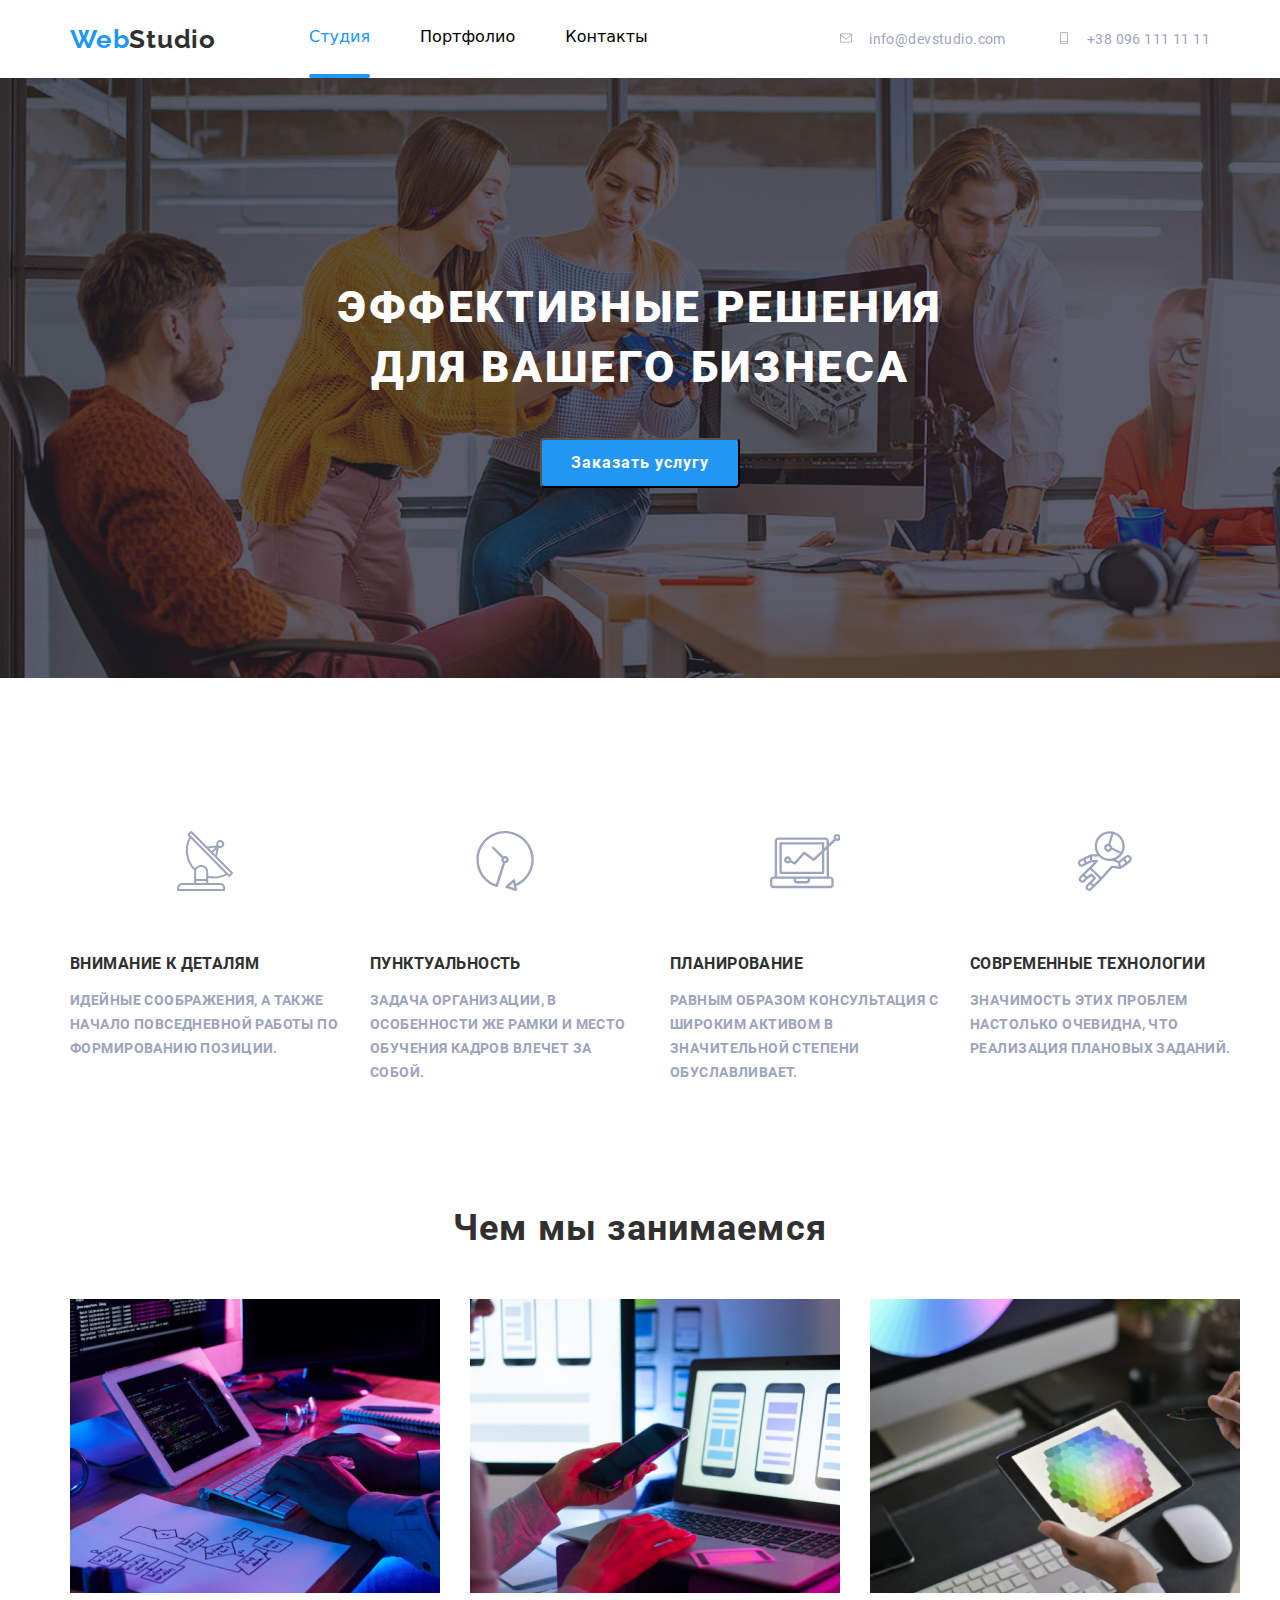
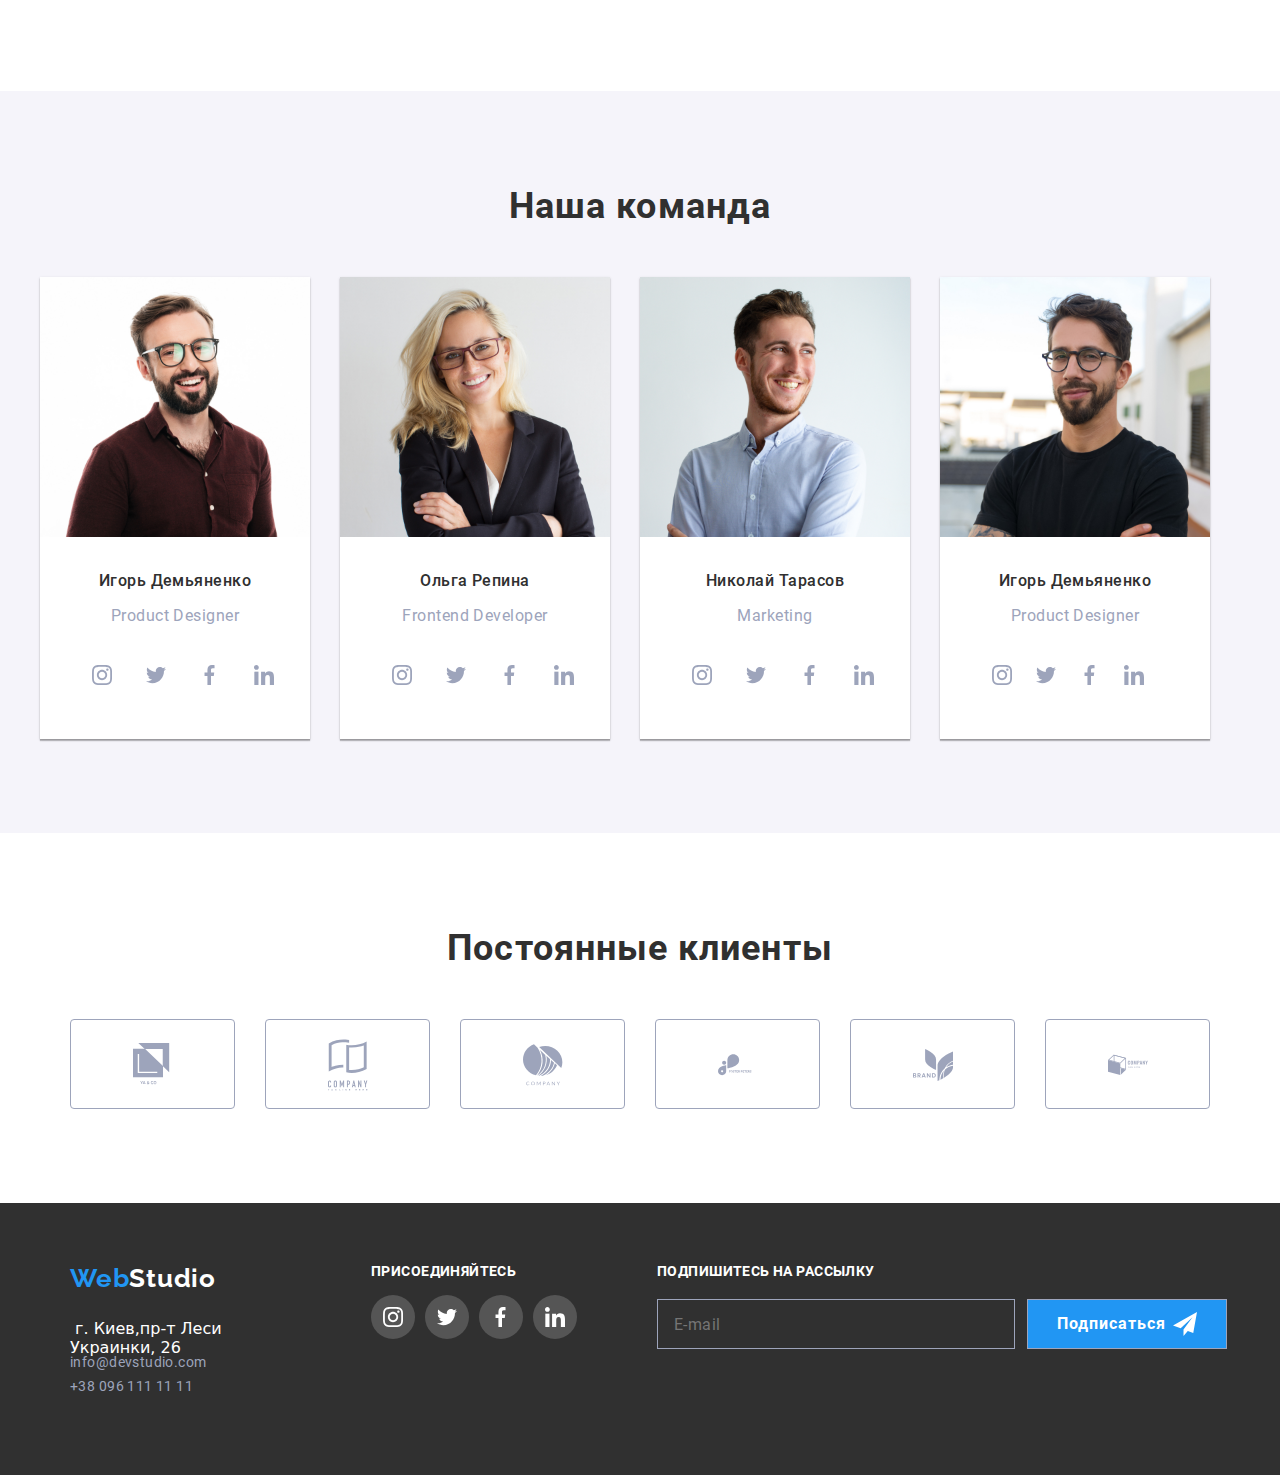
<file: index.html>
<!DOCTYPE html>
<html lang="en">
<head>
    <meta charset="UTF-8" />
    <meta name="viewport" content="width=, initial-scale=1.0" />
    <title>WebStudio</title>
    <link href="https://fonts.googleapis.com/css2?family=Roboto:wght@400;500;700&display=swap" rel="stylesheet">
    <link rel="stylesheet" href="https://cdnjs.cloudflare.com/ajax/libs/modern-normalize/1.0.0/modern-normalize.min.css">
    <link rel="stylesheet" href="./css/styles.css">
</head>

<body>
    <header class="header container">
        <div class=" header-container">
        <nav class="navigation" >
            <a class="logo" href="index.html" ><span class="logo-web">Web</span>Studio</a>
            
            <ul class="menu">
                <li class="menu-item menu-logo active-page" ><a href="" class="active ">Студия</a></li>
                <li class="menu-item"><a href="index_portfolio.html"
                     class="link">Портфолио</a></li>
                <li class="menu-item"><a href="" class="link">Контакты</a></li>
            </ul>
            </nav>
            
            <ul class="menu ">
                <li class="menu-item " > <svg class="mail-tel-svg">
                    <use href="./images/icons/sprite.svg#mail"></use>
                </svg>
                <a href="mailto:info@devstudio.com" class="mail">info@devstudio.com</a></li>
                <li class="menu-item"> <svg class="mail-tel-svg">
                    <use href="./images/icons/sprite.svg#tel"></use>
                </svg>
                 <a href="tel:+380961111111" class="tel">+38 096 111 11 11</a></li>
            </ul>
        </div>
        
    </header>
    
    <main>
        <section class="section-hero" >   
            <h1 class="hero" >Эффективные решения  для вашего бизнеса</h1> 
            <div>
                <button class="button-hero" data-modal-open>Заказать услугу</button>
            </div>

            <div class="backdrop is-hidden " data-modal>
                <div class="modal">
                   <h2 class="heading-modal">Оставьте свои данные, мы вам перезвоним</h2>
                   <form class="forms" action="">

<div class="form-fild">
                       <label  for="name">имя</label>
                       <input class="form-item form-item-text" type="text" name="name" id="name">
                    <svg class="modal-logo-svg">
                        <use href="./images/modal/sprite.svg#name"></use>
                    </svg>
</div>
<div class="form-fild">
                       <label  for="tel">телефон</label>
                       <input class="form-item form-item-text" type="tel" name="tel" id="tel">
                    <svg class="modal-logo-svg">
                        <use href="./images/modal/sprite.svg#tel"></use>
                    </svg>
</div>
<div class="form-fild">
                       <label for="email">почта</label>
                       <input class="form-item form-item-text" type="email" name="email" id="email">
                    <svg class="modal-logo-svg">
                        <use href="./images/modal/sprite.svg#mail"></use>
                    </svg>
</div>
<div class="form-fild">
                        <label  for="comment">Комментарий</label>
                        <textarea class="form-item form-item-text" name="comment" id="comment" cols="30" rows="10" placeholder="Введите текст"></textarea>
</div>
<div class="policy"> 
                        <input type="checkbox" id="policy">
                        <label for="policy">Соглашаюсь с рассылкой и принимаю <span class="contract">Условия договора</span> </label>
</div>
<div>
                        <button class="button-submit" type="submit">Отправить</button>   
</div>
                   </form>
                    <button class="button-close" data-modal-close>
                    <svg class="button-close-svg">
                        <use href="./images/button/sprite.svg#close"></use>
                    </svg>
                    </button>
                    
                </div>
            </div>
            
        </section>
    
        <section class="list">
            <div class="container">
            <h2 hidden >Положительные качества для ведения бизнеса</h2>
            
            <ul class="list-content ">
                <li>
                    <ul class="vector-logo">
                        <li class="vector-logo-item">
                        <svg class="vector-logo-svg">
                            <use href="./images/logo/sprite.svg#vector"></use>
                        </svg>
                        </li>
                    </ul>
                    <h3  class="list-item">Внимание к деталям</h3>
                    <p  class="text text-item">
                        Идейные соображения, а также начало повседневной работы по
                        формированию позиции.
                    </p>
                </li>
                <li>
                    <ul class="vector-logo">
                        <li class="vector-logo-item">
                            <svg class="vector-logo-svg">
                                <use href="./images/logo/sprite.svg#vector1"></use>
                            </svg>
                        </li>
                    </ul>
                    <h3 class="list-item" >Пунктуальность</h3>
                    <p class="text text-item">
                        Задача организации, в особенности же рамки и место обучения кадров
                        влечет за собой.
                    </p>
                </li>                
                <li>
                    <ul class="vector-logo">
                        <li class="vector-logo-item">
                            <svg class="vector-logo-svg">
                                <use href="./images/logo/sprite.svg#vector2"></use>
                            </svg>
                        </li>
                    </ul>
                    <h3 class="list-item" >Планирование</h3>
                    <p class="text text-item">
                        Равным образом консультация с широким активом в значительной
                        степени обуславливает.
                    </p>
                </li>
                <li>
                    <ul class="vector-logo">
                        <li class="vector-logo-item">
                            <svg class="vector-logo-svg">
                                <use href="./images/logo/sprite.svg#vector3"></use>
                            </svg>
                        </li>
                    </ul>
                    <h3  class="list-item">Современные технологии</h3>
                    <p class="text text-item" >
                        Значимость этих проблем настолько очевидна, что реализация
                        плановых заданий.
                    </p>
                </li>
            </ul>
            </div>
        </section>
        <section  >
            <div class="container">
            <h3 class="section-work" >Чем мы занимаемся</h3>
            </div>
            <div class="container">
            <ul class="img-content">
                <li class="img-item img-img ">
                    <img src="./images/img.jpg" alt="рабочий стол" width="370" height="294" />
                </li>
                <li class="img-item  img-img">
                    <img src="./images/img1.jpg" alt="ноутбук" width="370" height="294" />
                </li>
                <li class="img-item  img-img">
                    <img src="./images/img2.jpg" alt="планшет" width="370" height="294" />
                </li>
            </ul>
            </div>
        </section>
        <section class="job">
            <div class="container">
                <div class="our">
            <h2 class="section-job"  >Наша команда</h2>
            </div>
            <ul class="team">
                <li class="team-item">
                    <img src="./images/card1.jpg" alt="Игорь Демьяненко" width="270" height="260" /><br />
                    <h3 class="our-team">Игорь Демьяненко</h3>
                    <p class="position">Product Designer</p>
                <ul  class="social-icons">
                    <li class="social-icons-item" ><a class="social-icons-link"  href="https://www.instagram.com/" target="_blank" rel="noopener noreferer"  aria-label="Instagram"  >
                    <svg class="social-icons-svg">
                        <use href="./images/icons/sprite.svg#instagram"></use>
                    </svg>
                    </a></li>
                    <li class="social-icons-item" ><a class="social-icons-link"  href="https://twitter.com/?lang=ua" target="_blank" rel="noopener noreferer"  aria-label="Twitter">
                    <svg class="social-icons-svg">
                        <use href="./images/icons/sprite.svg#twitter"></use>
                    </svg>
                    </a></li>
                    <li class="social-icons-item" ><a class="social-icons-link"  href="https://uk-ua.facebook.com/" target="_blank" rel="noopener noreferer"  aria-label="Facebook">
                    <svg class="social-icons-svg">
                        <use href="./images/icons/sprite.svg#facebook"></use>
                    </svg>
                    </a></li>
                    <li class="social-icons-item" ><a class="social-icons-link"  href="https://www.linkedin.com/login/ua" target="_blank" rel="noopener noreferer"  aria-label="Linkedin">
                    <svg class="social-icons-svg">
                        <use href="./images/icons/sprite.svg#linkedin"></use>
                    </svg>
                    </a></li>
                </ul>
                </li>
                <li class="team-item">
                    <img src="./images/card2.jpg" alt="Ольга Репина" width="270" height="260" /><br />
                    <h3 class="our-team" >Ольга Репина</h3>
                    <p class="position">Frontend Developer</p>
                    <ul class="social-icons">
                        <li class="social-icons-item"><a class="social-icons-link" href="https://www.instagram.com/" target="_blank"
                                rel="noopener noreferer" aria-label="Instagram">
                                <svg class="social-icons-svg">
                                    <use href="./images/icons/sprite.svg#instagram"></use>
                                </svg>
                            </a></li>
                        <li class="social-icons-item"><a class="social-icons-link" href="https://twitter.com/?lang=ua" target="_blank"
                                rel="noopener noreferer" aria-label="Twitter">
                                <svg class="social-icons-svg">
                                    <use href="./images/icons/sprite.svg#twitter"></use>
                                </svg>
                            </a></li>
                        <li class="social-icons-item"><a class="social-icons-link" href="https://uk-ua.facebook.com/" target="_blank"
                                rel="noopener noreferer" aria-label="Facebook">
                                <svg class="social-icons-svg">
                                    <use href="./images/icons/sprite.svg#facebook"></use>
                                </svg>
                            </a></li>
                        <li class="social-icons-item"><a class="social-icons-link" href="https://www.linkedin.com/login/ua" target="_blank"
                                rel="noopener noreferer" aria-label="Linkedin">
                                <svg class="social-icons-svg">
                                    <use href="./images/icons/sprite.svg#linkedin"></use>
                                </svg>
                            </a></li>
                    </ul>
                    
                </li>
                <li class="team-item">
                    <img src="./images/card3.jpg" alt="Николай Тарасов" width="270" height="260" /><br />
                    <h3 class="our-team" >Николай Тарасов</h3>
                    <p class="position ">Marketing</p>
                    <ul class="social-icons">
                        <li class="social-icons-item"><a class="social-icons-link" href="https://www.instagram.com/" target="_blank"
                                rel="noopener noreferer" aria-label="Instagram">
                                <svg class="social-icons-svg">
                                    <use href="./images/icons/sprite.svg#instagram"></use>
                                </svg>
                            </a></li>
                        <li class="social-icons-item"><a class="social-icons-link" href="https://twitter.com/?lang=ua" target="_blank"
                                rel="noopener noreferer" aria-label="Twitter">
                                <svg class="social-icons-svg">
                                    <use href="./images/icons/sprite.svg#twitter"></use>
                                </svg>
                            </a></li>
                        <li class="social-icons-item"><a class="social-icons-link" href="https://uk-ua.facebook.com/" target="_blank"
                                rel="noopener noreferer" aria-label="Facebook">
                                <svg class="social-icons-svg">
                                    <use href="./images/icons/sprite.svg#facebook"></use>
                                </svg>
                            </a></li>
                        <li class="social-icons-item"><a class="social-icons-link" href="https://www.linkedin.com/login/ua" target="_blank"
                                rel="noopener noreferer" aria-label="Linkedin">
                                <svg class="social-icons-svg">
                                    <use href="./images/icons/sprite.svg#linkedin"></use>
                                </svg>
                            </a></li>
                    </ul>
                </li>
                <li class="team-item">
                    <img src="./images/card4.jpg" alt="Игорь Демьяненко" width="270" height="260" />
                    <br />
                    <h3 class="our-team" >Игорь Демьяненко</h3>
                    <p class="position">Product Designer</p>
                    <ul class="social-icons">
                        <li><a class="social-icons-link" href="https://www.instagram.com/" target="_blank"
                                rel="noopener noreferer" aria-label="Instagram">
                                <svg class="social-icons-svg">
                                    <use href="./images/icons/sprite.svg#instagram"></use>
                                </svg>
                            </a></li>
                        <li><a class="social-icons-link" href="https://twitter.com/?lang=ua" target="_blank"
                                rel="noopener noreferer" aria-label="Twitter">
                                <svg class="social-icons-svg">
                                    <use href="./images/icons/sprite.svg#twitter"></use>
                                </svg>
                            </a></li>
                        <li><a class="social-icons-link" href="https://uk-ua.facebook.com/" target="_blank"
                                rel="noopener noreferer" aria-label="Facebook">
                                <svg class="social-icons-svg">
                                    <use href="./images/icons/sprite.svg#facebook"></use>
                                </svg>
                            </a></li>
                        <li><a class="social-icons-link" href="https://www.linkedin.com/login/ua" target="_blank"
                                rel="noopener noreferer" aria-label="Linkedin">
                                <svg class="social-icons-svg">
                                    <use href="./images/icons/sprite.svg#linkedin"></use>
                                </svg>
                            </a></li>
                    </ul>
                </li>
            </ul>
            </div>
        </section>
        <section>
            <div class="container">
                <h3 class="clients">
                    Постоянные клиенты
                </h3>
            </div>
         </section>

        <section>
          <div class="container test"> 
            
            <li class="clients-item"><a class="clients-item-link" href="#" target="_blank"
                    rel="noopener noreferer" aria-label="#">
                    <svg class="clients-icons-svg">
                        <use href="./images/logo/sprite.svg#logo1"></use>
                    </svg>
                </a></li>
            <li class="clients-item"><a class="clients-item-link" href="#" target="_blank"
                    rel="noopener noreferer" aria-label="#">
                    <svg class="clients-icons-svg">
                        <use href="./images/logo/sprite.svg#logo2"></use>
                    </svg>
                </a></li>
            <li class="clients-item"><a class="clients-item-link" href="#" target="_blank"
                    rel="noopener noreferer" aria-label="#">
                    <svg class="clients-icons-svg">
                        <use href="./images/logo/sprite.svg#logo3"></use>
                    </svg>
                </a></li>
            <li class="clients-item"><a class="clients-item-link" href="#" target="_blank"
                    rel="noopener noreferer" aria-label="#">
                    <svg class="clients-icons-svg">
                        <use href="./images/logo/sprite.svg#logo4"></use>
                    </svg>
                </a></li>
            <li class="clients-item"><a class="clients-item-link" href="#" target="_blank"
                    rel="noopener noreferer" aria-label="#">
                    <svg class="clients-icons-svg">
                        <use href="./images/logo/sprite.svg#logo5"></use>
                    </svg>
                </a></li>
            <li class="clients-item"><a class="clients-item-link" href="#" target="_blank"
                    rel="noopener noreferer" aria-label="#">
                    <svg class="clients-icons-svg">
                        <use href="./images/logo/sprite.svg#logo6"></use>
                    </svg>
                </a></li>
            
          </div>
        </section>

    </main>
    <footer class="footer ">
        <div class="block-test container">
        <div class="block">
        <a class="logo" href="index.html"><span class="logo-web ">Web</span>Studio</a>
        
            <ul class="address" >
                <li>
                
                    <a class="map address-map link" href="https://goo.gl/maps/XinnHZAmT8YxiQ3q6" target="_blank" rel="noopener noreferer" ></a>
                    <a href="https://goo.gl/maps/XinnHZAmT8YxiQ3q6" target="_blank" rel="noopener noreferer" class="link" >г. Киев,пр-т Леси Украинки, 26</a>
                        
                </li>
            </ul>
            <ul class="connection">
                <li><a href="mailto:info@devstudio.com" class="mail" >info@devstudio.com</a></li>
                <li><a href="tel:+380961111111" class="tel" >+38 096 111 11 11</a></li>
            </ul>
        </div>
                <div class="address-content block">
                    <h3 class="address-social">присоединяйтесь</h3>
                
                
                    <ul class="address-social-icons">
                        <li><a class="address-social-icons-link" href="https://www.instagram.com/" target="_blank" rel="noopener noreferer"
                                aria-label="Instagram">
                                <svg class="address-social-icons-svg">
                                    <use href="./images/icons/sprite.svg#instagram"></use>
                                </svg>
                            </a></li>
                        <li><a class="address-social-icons-link" href="https://twitter.com/?lang=ua" target="_blank" rel="noopener noreferer"
                                aria-label="Twitter">
                                <svg class="address-social-icons-svg">
                                    <use href="./images/icons/sprite.svg#twitter"></use>
                                </svg>
                            </a></li>
                        <li><a class="address-social-icons-link" href="https://uk-ua.facebook.com/" target="_blank" rel="noopener noreferer"
                                aria-label="Facebook">
                                <svg class="address-social-icons-svg">
                                    <use href="./images/icons/sprite.svg#facebook"></use>
                                </svg>
                            </a></li>
                        <li><a class="address-social-icons-link" href="https://www.linkedin.com/login/ua" target="_blank" rel="noopener noreferer"
                                aria-label="Linkedin">
                                <svg class="address-social-icons-svg">
                                    <use href="./images/icons/sprite.svg#linkedin"></use>
                                </svg>
                            </a></li>
                    </ul>
                </div>
                <div>
                    <h3 class="subscription">Подпишитесь на рассылку</h3>
                    <div class="form-subscription">
             <form action="">
                    <label for="email"></label>
                    <input class="subscription-item email-item" type="email" name="email" id="email" placeholder="E-mail">
                    </div>
                 </div>
                <div>
                    <button class="button-subscription" type="submit">Подписаться</button>
                    <svg class="button-subscription-svg">
                        <use href="./images/iconsend/sprite.svg#iconsend"></use>
                    </svg>
                </div>
             </form>
                </div>
        </div>
    </footer>
    <script src="./js/modal.js"></script>
</body>

</html>
</file>
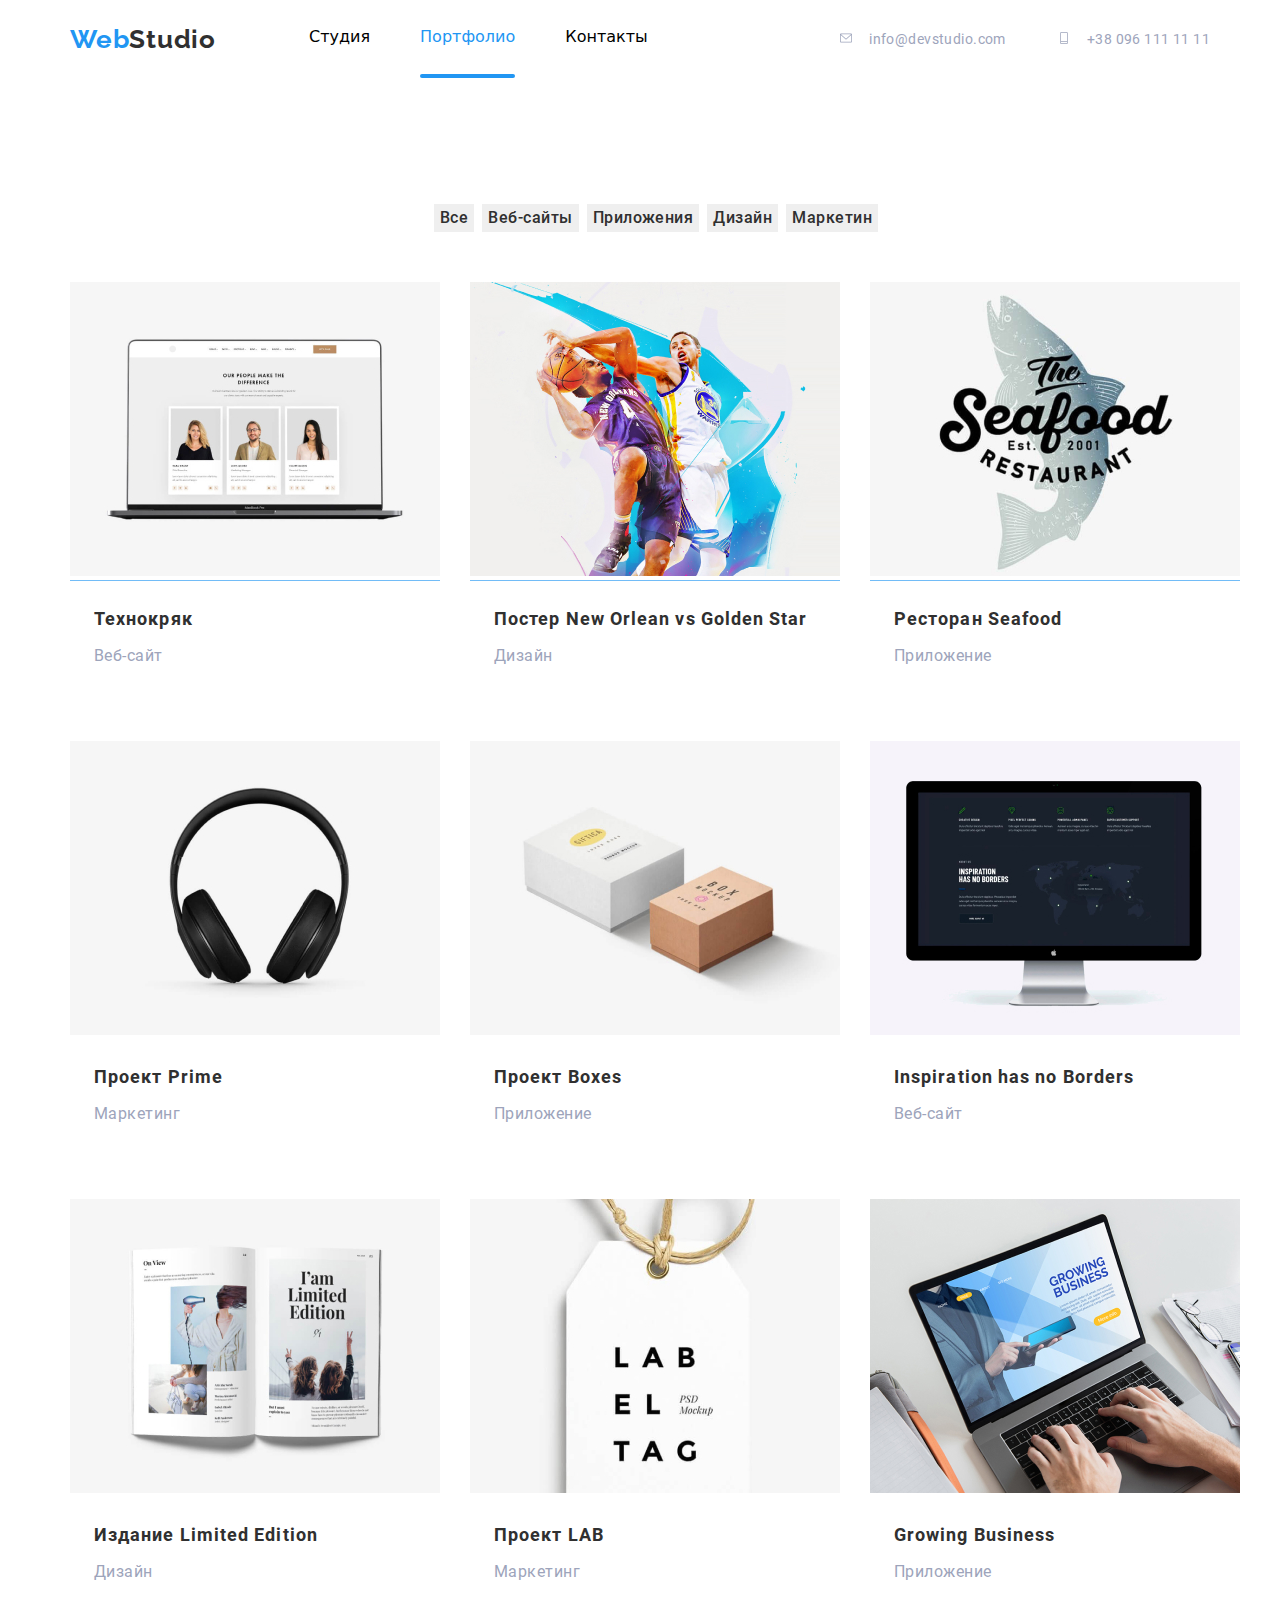
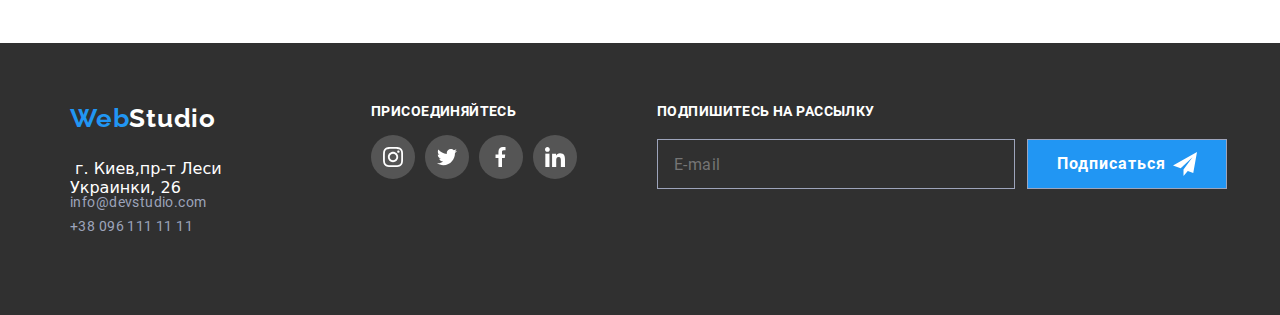
<file: index_portfolio.html>
<!DOCTYPE html>
<html lang="en">
<head>
    <meta charset="UTF-8" />
    <meta name="viewport" content="width=, initial-scale=1.0" />
    <title>Портфолио</title>
    <link href="https://fonts.googleapis.com/css2?family=Roboto:wght@400;500;700&display=swap" rel="stylesheet">
    <link rel="stylesheet" href="https://cdnjs.cloudflare.com/ajax/libs/modern-normalize/1.0.0/modern-normalize.min.css">
    <link rel="stylesheet" href="./css/styles.css">
</head>
<body>
    <header class="header">
        <div class="container header-container">
            <nav class="navigation">
                <a class="logo" href="index.html"><span class="logo-web">Web</span>Studio</a>
    
                <ul class="menu">
                    <li class="menu-item menu-logo"><a href="index.html" class="link">Студия</a></li>
                    <li class="menu-item active-page"><a href="index_portfolio.html" class="active">Портфолио</a></li>
                    <li class="menu-item"><a href="" class="link">Контакты</a></li>
                </ul>
            </nav>
    
        <ul class="menu">
            <li class="menu-item "> <svg class="mail-tel-svg">
                    <use href="./images/icons/sprite.svg#mail"></use>
                </svg>
                <a href="mailto:info@devstudio.com" class="mail">info@devstudio.com</a></li>
            <li class="menu-item"> <svg class="mail-tel-svg">
                    <use href="./images/icons/sprite.svg#tel"></use>
                </svg>
                <a href="tel:+380961111111" class="tel">+38 096 111 11 11</a></li>
        </ul>
        </div>
    
    </header>
    <main>
   <div class="container">
    <ul class="button-item">
      <li><button type="button" class="button button-margin "> Все </button></li>
      <li><button type="button" class="button button-margin "> Веб-сайты </button></li>
      <li><button type="button" class="button button-margin "> Приложения </button></li>
      <li><button type="button" class="button button-margin "> Дизайн </button></li>
      <li><button type="button" class="button button-margin "> Маркетин </button></li>
    
    </ul>
    </div>
<section>
    <div class="container">
    <h1 hidden >Наши работы</h1>
    <ul class="tabl">

        <li class="tabl-item">
        <a  href="">
        <div class="overlay"> 
        <img src="./images_portfolio/img.jpg" alt="Ноутбук">
        <p class="text-overlay">Технокряк это современная площадка распространения коронавируса. Компании используют эту платформу для цифрового
        шпионажа и атак на защищённые сервера конкурентов.</p>
        </div>
        <h2  class="section-title ">Технокряк</h2>
        <p class="section-title-p" >Веб-сайт</p></li>
        </a>
        
        <li class="tabl-item">
        <a href="">
        <div class="overlay">
        <img src="./images_portfolio/img(1).jpg" alt="Игра в баскетбол">
        <p class="text-overlay">Технокряк это современная площадка распространения коронавируса. Компании используют эту
            платформу для цифрового
            шпионажа и атак на защищённые сервера конкурентов.</p>
        </div>
        <h2 class="section-title " >Постер New Orlean vs Golden Star</h2>
        <p class="section-title-p" >Дизайн</p></li>
        </a>

        <li class="tabl-item">
        <a href="">
        <div class="overlay">
        <img src="./images_portfolio/img(2).jpg" alt="Рыбный ресторан">
        <p class="text-overlay">Технокряк это современная площадка распространения коронавируса. Компании используют эту
            платформу для цифрового
            шпионажа и атак на защищённые сервера конкурентов.</p>
        </div>
        <h2 class="section-title " >Ресторан Seafood</h2>
        <p class="section-title-p" >Приложение</p></li> 
        </a>


        <li class="tabl-item">
        <a href="">
        <div class="overlay">
        <img src="./images_portfolio/img(3).jpg" alt="Наушники">
        <p class="text-overlay">Технокряк это современная площадка распространения коронавируса. Компании используют эту
            платформу для цифрового
            шпионажа и атак на защищённые сервера конкурентов.</p>
        </div>
        <h2 class="section-title " >Проект Prime</h2>
        <p class="section-title-p" >Маркетинг</p> </li>
        </a>

        <li class="tabl-item">
        <a href="">
         <div class="overlay">
        <img src="./images_portfolio/img(4).jpg" alt="коробки">
        <p class="text-overlay">Технокряк это современная площадка распространения коронавируса. Компании используют эту
            платформу для цифрового
            шпионажа и атак на защищённые сервера конкурентов.</p>
        </div>
        <h2 class="section-title " >Проект Boxes</h2>
        <p class="section-title-p" >Приложение </p></li>
        </a> 


        <li class="tabl-item">
        <a href="">
        <div class="overlay">
        <img src="./images_portfolio/img(5).jpg" alt="Монитор">
        <p class="text-overlay">Технокряк это современная площадка распространения коронавируса. Компании используют эту
            платформу для цифрового
            шпионажа и атак на защищённые сервера конкурентов.</p>
        </div>
        <h2 class="section-title " >Inspiration has no Borders</h2>
        <p class="section-title-p" >Веб-сайт</p></li>
        </a>

        <li class="tabl-item">  
        <a href="">
        <div class="overlay">
        <img src="./images_portfolio/img(6).jpg" alt="Журнал">
        <p class="text-overlay">Технокряк это современная площадка распространения коронавируса. Компании используют эту
            платформу для цифрового
            шпионажа и атак на защищённые сервера конкурентов.</p>
        </div>
        <h2 class="section-title " >Издание Limited Edition</h2>
        <p class="section-title-p" >Дизайн</p></li></a>


        <li class="tabl-item">
        <a href="">
        <div class="overlay">
        <img src="./images_portfolio/img(7).jpg" alt="Этикетки">
        <p class="text-overlay">Технокряк это современная площадка распространения коронавируса. Компании используют эту
            платформу для цифрового
            шпионажа и атак на защищённые сервера конкурентов.</p>
        </div>
        <h2 class="section-title " >Проект LAB</h2>
        <p class="section-title-p" >Маркетинг</p></li></a>



        <li class="tabl-item">
        <a href="">
        <div class="overlay">
        <img src="./images_portfolio/img(8).jpg" alt="MacBook">
        <p class="text-overlay">Технокряк это современная площадка распространения коронавируса. Компании используют эту
            платформу для цифрового
            шпионажа и атак на защищённые сервера конкурентов.</p>
        </div>
        <h2 class="section-title " >Growing Business</h2>
        <p class="section-title-p" >Приложение</p></li></a>
 
    </ul>
    </div>
    
</section>

    </main>
    <footer class="footer ">
        <div class="block-test container">
            <div class="block">
                <a class="logo" href="index.html"><span class="logo-web ">Web</span>Studio</a>
    
                <ul class="address">
                    <li>
    
                        <a class="map address-map link" href="https://goo.gl/maps/XinnHZAmT8YxiQ3q6" target="_blank"
                            rel="noopener noreferer"></a>
                        <a href="https://goo.gl/maps/XinnHZAmT8YxiQ3q6" target="_blank" rel="noopener noreferer"
                            class="link">г. Киев,пр-т Леси Украинки, 26</a>
    
                    </li>
                </ul>
                <ul class="connection">
                    <li><a href="mailto:info@devstudio.com" class="mail">info@devstudio.com</a></li>
                    <li><a href="tel:+380961111111" class="tel">+38 096 111 11 11</a></li>
                </ul>
            </div>
            <div class="address-content block">
                <h3 class="address-social">присоединяйтесь</h3>
    
    
                <ul class="address-social-icons">
                    <li><a class="address-social-icons-link" href="https://www.instagram.com/" target="_blank"
                            rel="noopener noreferer" aria-label="Instagram">
                            <svg class="address-social-icons-svg">
                                <use href="./images/icons/sprite.svg#instagram"></use>
                            </svg>
                        </a></li>
                    <li><a class="address-social-icons-link" href="https://twitter.com/?lang=ua" target="_blank"
                            rel="noopener noreferer" aria-label="Twitter">
                            <svg class="address-social-icons-svg">
                                <use href="./images/icons/sprite.svg#twitter"></use>
                            </svg>
                        </a></li>
                    <li><a class="address-social-icons-link" href="https://uk-ua.facebook.com/" target="_blank"
                            rel="noopener noreferer" aria-label="Facebook">
                            <svg class="address-social-icons-svg">
                                <use href="./images/icons/sprite.svg#facebook"></use>
                            </svg>
                        </a></li>
                    <li><a class="address-social-icons-link" href="https://www.linkedin.com/login/ua" target="_blank"
                            rel="noopener noreferer" aria-label="Linkedin">
                            <svg class="address-social-icons-svg">
                                <use href="./images/icons/sprite.svg#linkedin"></use>
                            </svg>
                        </a></li>
                </ul>
            </div>
            <div>
                <h3 class="subscription">Подпишитесь на рассылку</h3>
                <div class="form-subscription">
                    <form action="">
                        <label for="email"></label>
                        <input class="subscription-item email-item" type="email" name="email" id="email"
                            placeholder="E-mail">
                </div>
            </div>
            <div>
                <button class="button-subscription" type="submit">Подписаться</button>
                <svg class="button-subscription-svg">
                    <use href="./images/iconsend/sprite.svg#iconsend"></use>
                </svg>
            </div>
            </form>
        </div>
        </div>
    </footer>
</body>
</html>
</file>
<file: css/styles.css>
@font-face {
  font-family: 'Raleway';
  font-style: normal;
  font-weight: 400;
  src: url('../fonts/raleway-v18-latin-regular.eot'); 
  src: local(''),
       url('../fonts/raleway-v18-latin-regular.eot?#iefix') format('embedded-opentype'),
       url('../fonts/raleway-v18-latin-regular.woff2') format('woff2'), 
       url('../fonts/raleway-v18-latin-regular.woff') format('woff'), 
       url('../fonts/raleway-v18-latin-regular.ttf') format('truetype'),
       url('../fonts/raleway-v18-latin-regular.svg#Raleway') format('svg'); 
}

@font-face {
  font-family: 'Raleway';
  font-style: normal;
  font-weight: 700;
  src: url('../fonts/raleway-v18-latin-700.eot'); 
  src: local(''),
       url('../fonts/raleway-v18-latin-700.eot?#iefix') format('embedded-opentype'), 
       url('../fonts/raleway-v18-latin-700.woff2') format('woff2'), 
       url('../fonts/raleway-v18-latin-700.woff') format('woff'),
       url('../fonts/raleway-v18-latin-700.ttf') format('truetype'), 
       url('../fonts/raleway-v18-latin-700.svg#Raleway') format('svg'); 
}
@font-face {
  font-family: "Roboto";
  font-style: normal;
  font-weight: 400;
  src: url("../fonts/roboto-v20-latin_cyrillic-regular.eot");
  src: local("Roboto"), local("Roboto-Regular"),
    url("../fonts/roboto-v20-latin_cyrillic-regular.eot?#iefix")
      format("embedded-opentype"),
    url("../fonts/roboto-v20-latin_cyrillic-regular.woff2") format("woff2"),
    url("../fonts/roboto-v20-latin_cyrillic-regular.woff") format("woff"),
    url("../fonts/roboto-v20-latin_cyrillic-regular.ttf") format("truetype"),
    url("../fonts/roboto-v20-latin_cyrillic-regular.svg#Roboto") format("svg");
}
@font-face {
  font-family: "Roboto";
  font-style: normal;
  font-weight: 500;
  src: url("../fonts/roboto-v20-latin_cyrillic-500.eot");
  src: local("Roboto Medium"), local("Roboto-Medium"),
    url("../fonts/roboto-v20-latin_cyrillic-500.eot?#iefix")
      format("embedded-opentype"),
    url("../fonts/roboto-v20-latin_cyrillic-500.woff2") format("woff2"),
    url("../fonts/roboto-v20-latin_cyrillic-500.woff") format("woff"),
    url("../fonts/roboto-v20-latin_cyrillic-500.ttf") format("truetype"),
    url("../fonts/roboto-v20-latin_cyrillic-500.svg#Roboto") format("svg");
}

@font-face {
  font-family: "Roboto";
  font-style: normal;
  font-weight: 700;
  src: url("../fonts/roboto-v20-latin_cyrillic-700.eot");
  src: local("Roboto Bold"), local("Roboto-Bold"),
    url("../fonts/roboto-v20-latin_cyrillic-700.eot?#iefix")
      format("embedded-opentype"),
    /* IE6-IE8 */ url("../fonts/roboto-v20-latin_cyrillic-700.woff2")
      format("woff2"),
    url("../fonts/roboto-v20-latin_cyrillic-700.woff") format("woff"),
    url("../fonts/roboto-v20-latin_cyrillic-700.ttf") format("truetype"),
    url("../fonts/roboto-v20-latin_cyrillic-700.svg#Roboto") format("svg");
}

:root {
  --main-text-cl: #555555;
  --accent-cl: #2196f3;
  --black: #303030;
  --gray: #9da4bb;
  --button:#ffffff;
  --background:#F5F4FA;
  --email: rgba(255, 255, 255, 0.6);
}

h1,h2,h3{
  margin-top: 0px;
}

ul{list-style-type: none;}
a{text-decoration: none;}

.container{
  width: 1170px;
  padding-left: 15px;
  padding-right: 15px;
  margin-left: auto;
  margin-right: auto;
}

.menu{
display:flex;
padding: 0px;
margin: 0px;
}

.menu-item:not(:last-child){margin-right: 50px; 
}
.menu-item{
  margin-top: 28px;
}
.active-page{
  padding-bottom: 0;
}
.navigation{
  display: flex;
  align-items: center;
  margin-right: auto;
}
 .active-page::after{
  content: "";
  display: block;
  position: relative;
  margin-top: 28px;
  width: 100%;
  height: 4px;
  background-color: var(--accent-cl);
  border-radius: 2px;
}

.mail-tel-svg{
  
 fill: var(--gray);
 margin-right: 10px;
  width: 16px;
  height: 12px;
}

.mail{
  text-align: center;
}


.menu-item:hover .mail-tel-svg,
.menu-item:focus .mail-tel-svg{
  fill: var(--accent-cl);
}

.header{
  background-color:var(--button);
  margin-bottom: 
  margin-top: 32px;
}
.header-portfolio{
   background-color:var(--button);
  margin-bottom: 132px;
  margin-top: 24px;
}
.header-container{
  display: flex;
  justify-content: flex-end;
  
}

.menu-logo{
  margin-left: 93px;
}

 .mail-item{
  margin-right: 50px;
}

.logo{
font-family: Raleway;
font-weight: 700;
font-size: 26px;
line-height:1.19;
letter-spacing: 0.03em;
color: var(--black)
}

.logo-web{
  font-family: Raleway;
font-weight: 700;
font-size: 26px;
line-height:1.19;
letter-spacing: 0.03em;
color: var(--accent-cl)
}

.section-hero{
  background-image: linear-gradient(
      to right,
      rgba(47, 48, 58, 0.5),
      rgba(47, 48, 58, 0.5)
    ), url(../images/hero.jpg);
  background-repeat: no-repeat;
  background-size: 1600px 600px;
 color: var(--button);
 text-align: center;
}

.hero{
  width: 696px;
  height: 120px;
margin-top: 200px;
margin-bottom: 40px;
display:inline-block;
font-family: Roboto;
font-weight: 900;
font-size: 44px;
line-height: 1.36;
text-align: center;
letter-spacing: 0.06em;
text-transform: uppercase;
} 

.button-hero{
text-align: center;
font-family: Roboto;
font-weight: 700;
font-size: 16px;
line-height: 1,87;
letter-spacing: 0.06em;
color: var(--button);
background-color: var(--accent-cl);
border-radius: 4px;
height: 50px;
width: 200px;
margin-bottom: 210px;
margin-left: auto;
margin-right: auto;
}

.backdrop{
  position: fixed;
  top: 0;
  left: 0;
  width: 100%;
  height: 100%;
  background-color: rgba(0, 0, 0, 0.2)
  
}

.backdrop.is-hidden{
  opacity: 0;
  pointer-events: none;
}

.modal{
  color:var(--black);
  position: absolute;
  top: 50%;
  left: 50%;
  padding: 0px;
  transform: translate(-50%,-50%);
  min-width: 528px;
  min-height: 581px;
  background-color:var(--button);
  border: 1px solid var(--button);
}

.button-close{
  position: absolute;
  border: 0px solid var(--button);
  top: 8px;
  right: 8px;
  width: -8px;
  background-color: var(--button);
}

.button-close-svg{
  display: flex;
  width: 30px;
  height: 30px;
  fill: var(--gray);
}

.heading-modal{
  width: 488px;
height: 40px;
margin-left: auto;
  margin-right: auto;
margin-top: 40px;
margin-bottom: 0px;
font-family: Roboto;
font-weight: bold;
font-size: 20px;
line-height: 23px;
text-align: center;
letter-spacing: 0.03em;
color: var(--black);

}
.forms{
  margin-left: 40px;
  margin-right: 40px;
}
.modal-logo-svg{
  margin-top: -25px;
  margin-left: 15px;
  display: flex;
  width: 12px;
  height: 12px;
  fill: var(--black);
}
.form-fild:hover .modal-logo-svg,
.form-fild:focus .modal-logo-svg{
  fill: var(--accent-cl);
}
.form-item:hover{
  border-color: var(--accent-cl);
}
.form-item-text{
padding-left: 42px;
}
.form-item-text-placeholder{
padding-left: 16px;

}

.form-fild{
text-align: left;
  margin-left: auto;
  margin-right: auto;
  margin-bottom: 28px;
  display:flex;
  flex-direction: column;
  font-family: Roboto;

font-size: 12px;
line-height: 14px;
letter-spacing: 0.01em;
color: #757575;

}

.form-fild input{
  border: 1px solid var(--gray);
width: 488px;
height: 40px;
}

.form-fild label{
  margin-bottom: 4px;
}
.policy{
font-family: Roboto;
font-size: 14px;
line-height: 24px;
letter-spacing: 0.03em;
color: var(--main-text-cl);
margin-bottom: 30px;
}

.form-fild textarea::placeholder{

  text-align: left 16px;
  margin-top: 12px;
  margin-bottom: 12px;
  margin-left: 16px;
  margin-right: 16px;
font-family: Roboto;
font-size: 14px;
line-height: 16px;
letter-spacing: 0.01em;
color: var(--gray);
}

.button-submit{ 
width: 200px;
height: 50px;
margin-top: 10px;
margin-bottom: 42px;
margin-left: auto;
margin-right: auto;
background-color: var(--accent-cl);
font-family: Roboto;
font-weight: bold;
font-size: 16px;
line-height: 30px;
letter-spacing: 0.06em;
border-radius: 4px;
border: none;
color:var(--button)
}

.contract{
  color: var(--accent-cl);
  text-decoration: underline;
}

textarea{
  border: 1px solid var(--gray);
width: 488px;
height: 128px;
  resize: none;
}

.button{
  font-family: Roboto;
font-weight: 500;
border: 1px solid var(--black)
font-size: 16px;
line-height: 1.62;
text-align: center;
letter-spacing: 0.03em;
color:var(--black);
}

.button:hover {
	color: var(--button);
	background: var(--accent-cl);
  }
  
.link {
color: inherit;
}
.link:hover,
.link:focus{
  color:var(--accent-cl)
}
.active {
color:var(--accent-cl)
} 

.list{
  padding-top: 94px;
  padding-bottom:  94px; ;
font-family: Roboto;
font-weight: 700;
font-size: 14px;
line-height: 16px;
letter-spacing: 0.03em;
text-transform: uppercase;
color:var(--black);
}

.list-content {
display:flex;
padding-left: 0px;
}

.list-item :not(:last-child){margin-right: 30px;
  margin-bottom: 10px;
  margin-right: 30px;
}

.text  {
  margin-right: 30px;
  
font-family: Roboto;
font-size: 14px;
line-height: 1.71;
letter-spacing: 0.03em;
color:var(--gray);
}
.text-item :not(:last-child){margin-right:30px;}


.vector-logo{
  display: flex;
  padding-left: 0px;
}


.vector-logo-item{
  margin-right: 30px;
  margin-bottom: 30px;
  width: 270px;
 height: 120px;
}

.vector-logo-svg{
  display: flex;
  margin-top: 25px;
  margin-left: 25px;
  width: 70px;
  height: 60px;
  fill: var(--gray);
margin-left: auto;
margin-right: auto;
}

.job{
  background-color:var(--background);
}

.our{
 text-align: center;
}

.section-work{
  display:block;
  justify-content: flex-end;
  align-items: center;
  font-family: Roboto;
  margin-bottom: 50px;
  margin-left: auto;
  margin-right: auto;
font-weight: 700;
font-size: 36px;
line-height: 42px;
text-align: center;
letter-spacing: 0.03em;
color:var(--black);
}
.section-job{
  display:inline-block;
  justify-content: flex-end;
  align-items: center;
  font-family: Roboto;
  margin-top: 94px;
  margin-bottom: 50px;
  margin-left: auto;
  margin-right: auto;
font-weight: 700;
font-size: 36px;
line-height: 42px;
text-align: center;
letter-spacing: 0.03em;
color:var(--black);
}

.img-content{
  display: flex;
  margin-bottom: 0px;
  padding-left: 0px;
  
}
.img-item{
  margin-right: 30px;
  margin-bottom: 94px; 
}

.img-img:not(:last-child){
  margin-right:30px;}

.team{
 display: flex;
  flex-wrap: wrap;
  margin-left: -30px;
  margin-top: -30px;
  width: 1250px;
  padding-left: 0px;
}

.team-item {
background-color: var(--button);
  margin-top: 30px;
  margin-right: 30px;
  flex-basis: calc(100% / 4 -30px);
  margin-bottom: 94px;
   box-shadow: 0px 1px 3px rgba(0, 0, 0, 0.12), 0px 1px 1px rgba(0, 0, 0, 0.14), 0px 2px 1px rgba(0, 0, 0, 0.2);
}

.our-team{
   margin-top: 30px;
  font-family: Roboto;
font-weight: 500;
font-size: 16px;
line-height: 1.1875;
letter-spacing: 0.03em;
color:var(--black);

text-align: center;
}

.social-icons{
   margin-top: 28px;
  margin-bottom: 42px;
  display: flex;
}

.social-icons-item:not(:last-child) {
  margin-right: 10px; 
}

.social-icons-svg{
  width: 20px;
  height: 20px;
  fill: var(--gray);
}
.social-icons-link{
  display: flex;
  justify-content: center;
  align-items: center;
  width: 44px;
  height: 44px;
  background-color: var(--button);
  border-radius: 50%; 
  
}

.social-icons-link:hover .social-icons-svg, 
.social-icons-link:focus .social-icons-svg{
fill: var(--button);

}
 .social-icons-link:hover{
   background-color: var(--accent-cl);
 }

.position{
   margin-top: 10px;
  margin-bottom: 0px;
  font-family: Roboto;
font-size: 16px;
line-height: 1.1875;
letter-spacing: 0.03em;
color:var(--gray);
text-align: center;
}

.footer{
  background-color: var(--black);
}
.footer-logo{
  background-color: var(--button);
}
.footer .logo{
  color: var(--button);
margin-top: 60px;
  display: inline-block;
}

.address-map{
 
  margin-top: 20px;
  display: inline-block;

}
.address{ width: 231px;
  height: 21px;
  padding: 0px;
   margin-top: 20px;
   color: var(--button);
}
.connection{
  padding: 0px;
   margin-top:9px;
}
.connection .tel{
  padding-bottom: 60px;
  display: inline-block;
}

.tel{
font-family: Roboto;
font-size: 14px;
line-height: 1.71;
letter-spacing: 0.03em;
color:var(--gray);
}
.tel:hover {
color: var(--accent-cl);
}
.mail{
font-family: Roboto;
font-size: 14px;
line-height: 1.71;
letter-spacing: 0.03em;
color:var(--gray);
}
.mail:hover {
color: var(--accent-cl);
}

.button-item{
display: flex;
Justify-content: center;
margin-bottom: 50px;
margin-top: 126px;

}

.button-margin{
  margin-right: 8px;
  border-color: #ffffff;
}
  
.section-title {
 
  font-family: Roboto;sans-serif;
  font-weight: 700;
  font-size: 18px;
  line-height: 2;
  letter-spacing: 0.06em;
  color: var(--black);
  margin-left: 24px;
  margin-top: 20px;
  margin-bottom: 4px;
}

.section-title-p{
font-family: Roboto;
font-size: 16px;
line-height: 1.875;
letter-spacing: 0.03em;
color: var(--gray);
margin-left: 24px;
margin-bottom: 20px;
margin-top: 0px;
padding-bottom: 20px  ;
}

.tabl{
 
  width: 1200px;
  display: flex;
  flex-wrap: wrap;
  margin-left: -30px;
  margin-top: -30px;
  padding: 0px; 
}

 .overlay{
position: relative;
width: 100%;
overflow: hidden;

}
 .overlay .text-overlay{
  position: absolute;
  padding: 63px 24px;
  bottom: 0;
  left: 0;
  width: 100%;
  height: 100%;
  transform: translatey(106%);
  transition: transform 250ms cubic-bezier(0.4, 0, 0.2, 1);
 font-family: Roboto;
 font-weight: 400;
 font-size: 18px;
 line-height: 28px;
letter-spacing: 0.03em;
 color:var(--button);
 text-align: left;
 background-color: rgba(33, 150, 243, 0.9);;
 text-decoration: none;
}

.tabl-item:hover .text-overlay {
transform: translatey(10%);

}


.tabl-item{
  display:block;
  width: 100%;
  height: auto;
margin-left: 30px;
margin-top: 30px;
flex-basis: calc(100% / 9 - 30px); 
}

.tabl-item:hover {
 box-shadow: 0px 1px 1px rgba(0, 0, 0, 0.12), 0px 4px 4px rgba(0, 0, 0, 0.06), 1px 4px 6px rgba(0, 0, 0, 0.16);
 
}

.clients{
  margin-top: 94px;
  font-family: Roboto;
font-style: normal;
font-weight: bold;
font-size: 36px;
line-height: 42px;
text-align: center;
letter-spacing: 0.03em;
color:var(--black);
margin-bottom: 50px;
}

.test{
  display: flex;
  justify-content: center;
  align-items: center;
  margin-bottom: 94px; 
}

.clients-item{
  width: 170px;
  height: 90px;
  text-align: center;
  background-color: var(--button);
  border: 1px solid var(--gray);
  box-sizing: border-box;
  border-radius: 4px;
  
  list-style: none; 
}

.clients-item:not(:last-child) {
  margin-right: 30px;
}

.clients-icons-svg{
fill: var(--gray);
  width: 40px;
  height: 52px;
  margin-top: 19px;
  margin-bottom: 19px;
}

.clients-item:hover .clients-icons-svg,
.clients-item:focus .clients-icons-svg{
  fill: var(--accent-cl);  
}
.clients-item:hover{
  border-color:var(--accent-cl);
}

.address-social{
  font-family: Roboto;
font-style: normal;
font-weight: bold;
font-size: 14px;
line-height: 16px;
letter-spacing: 0.03em;
text-transform: uppercase;
color:var(--button);
margin-top: 60px;
margin-left: 70px;
}

.address-social-icons{
  display: flex;
  margin-left: 70px;
  padding: 0px;
}

.address-social-icons-link{
  margin-right: 10px;
}



.address-social-icons-svg{
  width: 20px;
  height: 20px;
  fill: var(--button);
}
.address-social-icons-link{
  display: flex;
  justify-content: center;
  align-items: center;
  width: 44px;
  height: 44px;
  background-color: var(--main-text-cl);
  border-radius: 50%; 
  
}

.address-social-icons-link:hover .address-social-icons-svg, 
.address-social-icons-link:focus .address-social-icons-svg{
fill: var(--button);

}
 .address-social-icons-link:hover{
   background-color: var(--accent-cl);
 }

 .subscription{
  font-family: Roboto;
font-style: normal;
font-weight: bold;
font-size: 14px;
line-height: 16px;
letter-spacing: 0.03em;
text-transform: uppercase;
color:var(--button);
margin-top: 60px;
margin-left: 70px;
margin-bottom: 0px;
}

.subscription-item{
  padding: 0;
  width: 358px;
  height: 50px;
margin-top: 20px;
margin-left: 70px;
font-family: Roboto;
font-size: 16px;
line-height: 20px;
display: flex;
align-items: center;
letter-spacing: 0.03em;
background-color: var(--black);
color:var(--email);
border: 1px solid var(--gray);
}

.email-item{
  padding-left: 16px;
}

.button-subscription{ 
width: 200px;
height: 50px;
margin-top: 96px;
margin-left: 12px;
padding-left: 29px;
background-color: var(--accent-cl);
font-family: Roboto;
font-weight: bold;
font-size: 16px;
line-height: 30px;
display: flex;
align-items: center;
text-align: center;
letter-spacing: 0.06em;
color:var(--button);
border: 1px solid var(--gray);
}

.button-subscription-svg{
display: flex;
  width: 24px;
  height: 24px;
  fill: var(--button);
  margin-top: -37px;
  margin-left: 158px;
  margin-right: 28px;
}

.block-test{
display: flex;
}

.footer-item{
  margin-top: 90px;
}
</file>
